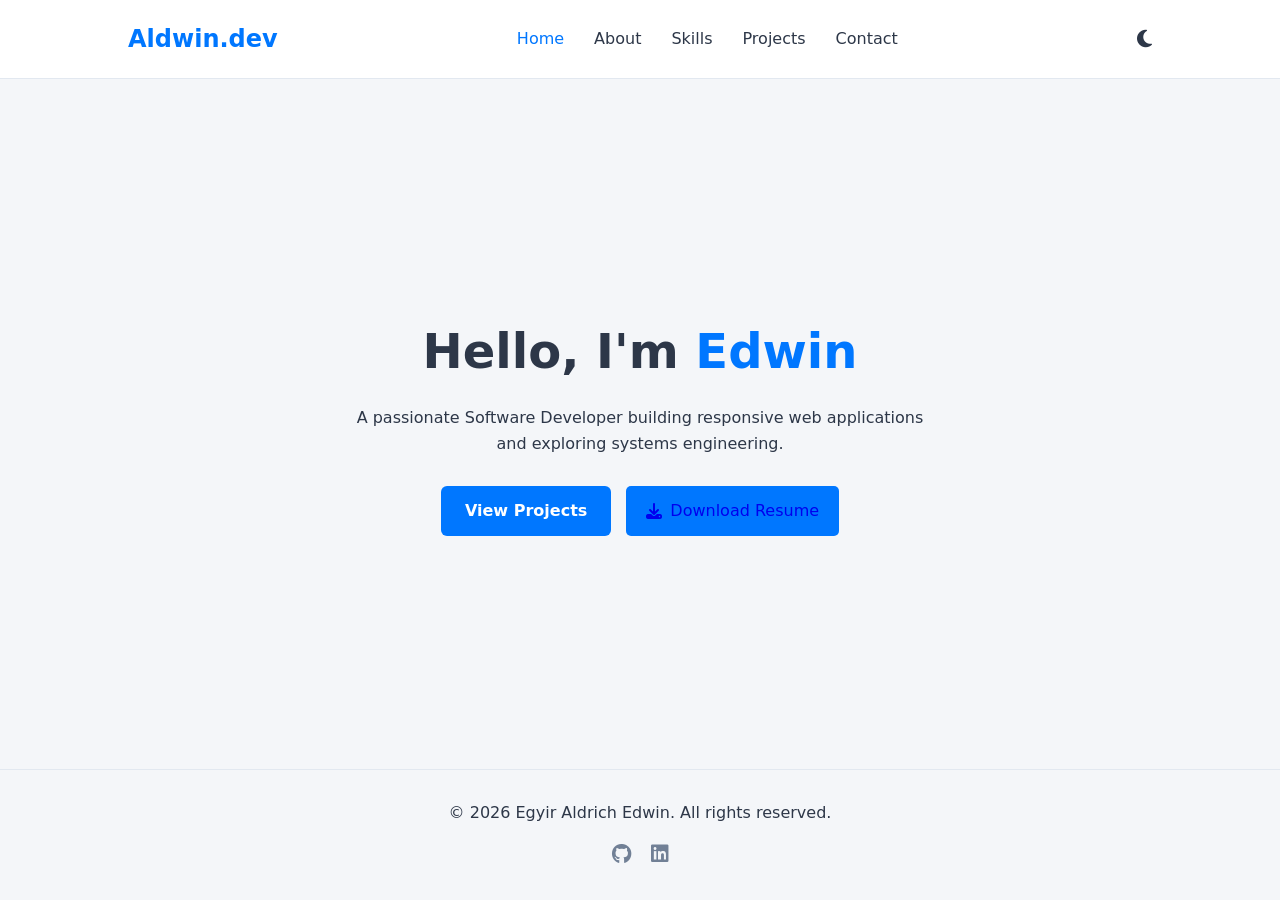
<file: index.html>
<!DOCTYPE html>
<html lang="en">
<head>
    <meta charset="UTF-8">
    <meta name="viewport" content="width=device-width, initial-scale=1.0">
    <title>Home | Egyir Aldrich Edwin</title>
    <!-- FontAwesome for clean icons -->
    <link rel="stylesheet" href="https://cdnjs.cloudflare.com/ajax/libs/font-awesome/6.4.0/css/all.min.css">
    
    <!-- CSS Stylesheets -->
    <link rel="stylesheet" href="global.css">
    <link rel="stylesheet" href="home.css">
</head>
<body>

    <!-- Shared Navigation across all pages -->
    <header class="navbar">
        <div class="logo">Aldwin.dev</div>
        <nav>
            <ul class="nav-links">
                <li><a href="index.html" class="active">Home</a></li>
                <li><a href="about.html">About</a></li>
                <li><a href="skills.html">Skills</a></li>
                <li><a href="projects.html">Projects</a></li>
                <li><a href="contact.html">Contact</a></li>
            </ul>
        </nav>
        <button id="theme-toggle" class="toggle-btn"><i class="fas fa-moon"></i></button>
    </header>

    <!-- Home Specific Content -->
    <main class="hero-container">
        <div class="hero-content">
            <h1>Hello, I'm <span class="highlight">Edwin</span></h1>
            <p>A passionate Software Developer building responsive web applications and exploring systems engineering.</p>
            <div class="hero-btns">
                <a href="projects.html" class="btn primary-btn">View Projects</a>
                <a href="Eddy_Rich_Resume.pdf" download="Egyir_Aldrich_Edwin_Resume.pdf" class="download-btn">
                    <i class="fas fa-download"></i> Download Resume</a>
            </div>
        </div>
    </main>

    <!-- Shared Footer -->
    <footer>
        <p>&copy; 2026 Egyir Aldrich Edwin. All rights reserved.</p>
        <div class="social-icons">
            <a href="#"><i class="fab fa-github"></i></a>
            <a href="#"><i class="fab fa-linkedin"></i></a>
        </div>
    </footer>

    <script src="script.js"></script>
</body>
</html>
</file>
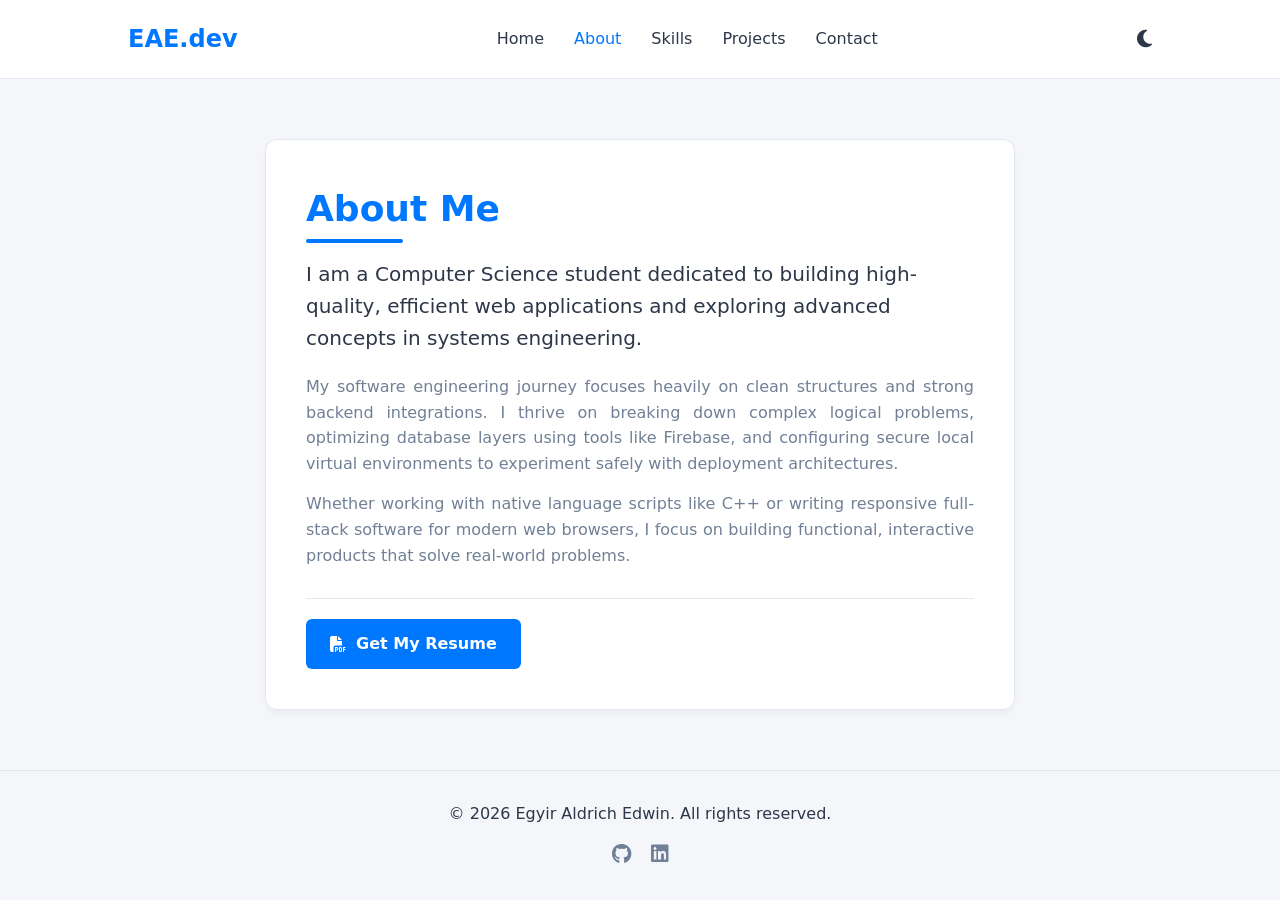
<file: About.html>
<!DOCTYPE html>
<html lang="en">
<head>
    <meta charset="UTF-8">
    <meta name="viewport" content="width=device-width, initial-scale=1.0">
    <title>About Me | Egyir Aldrich Edwin</title>
    <!-- FontAwesome for clean layout icons -->
    <link rel="stylesheet" href="https://cdnjs.cloudflare.com/ajax/libs/font-awesome/6.4.0/css/all.min.css">
    
    <!-- CSS Stylesheets -->
    <link rel="stylesheet" href="global.css">
    <link rel="stylesheet" href="About.css"> <!-- Dedicated CSS file -->
</head>
<body>

    <!-- Shared Navigation -->
    <header class="navbar">
        <div class="logo">EAE.dev</div>
        <nav>
            <ul class="nav-links">
                <li><a href="index.html">Home</a></li>
                <li><a href="about.html" class="active">About</a></li>
                <li><a href="skills.html">Skills</a></li>
                <li><a href="projects.html">Projects</a></li>
                <li><a href="contact.html">Contact</a></li>
            </ul>
        </nav>
        <button id="theme-toggle" class="toggle-btn"><i class="fas fa-moon"></i></button>
    </header>

    <!-- About Section Content -->
    <main class="about-container">
        <div class="about-card">
            <h2>About Me</h2>
            <p class="intro-text">
                I am a Computer Science student dedicated to building high-quality, efficient web applications and exploring advanced concepts in systems engineering.
            </p>
            
            <div class="bio-content">
                <p>
                    My software engineering journey focuses heavily on clean structures and strong backend integrations. I thrive on breaking down complex logical problems, optimizing database layers using tools like Firebase, and configuring secure local virtual environments to experiment safely with deployment architectures.
                </p>
                <p>
                    Whether working with native language scripts like C++ or writing responsive full-stack software for modern web browsers, I focus on building functional, interactive products that solve real-world problems.
                </p>
            </div>

            <div class="about-cta">
                <a href="resume.pdf" download class="btn download-btn">
                    <i class="fas fa-file-pdf"></i> Get My Resume
                </a>
            </div>
        </div>
    </main>

    <!-- Shared Footer -->
    <footer>
        <p>&copy; 2026 Egyir Aldrich Edwin. All rights reserved.</p>
        <div class="social-icons">
            <a href="#"><i class="fab fa-github"></i></a>
            <a href="#"><i class="fab fa-linkedin"></i></a>
        </div>
    </footer>

    <script src="script.js"></script>
</body>
</html>
</file>
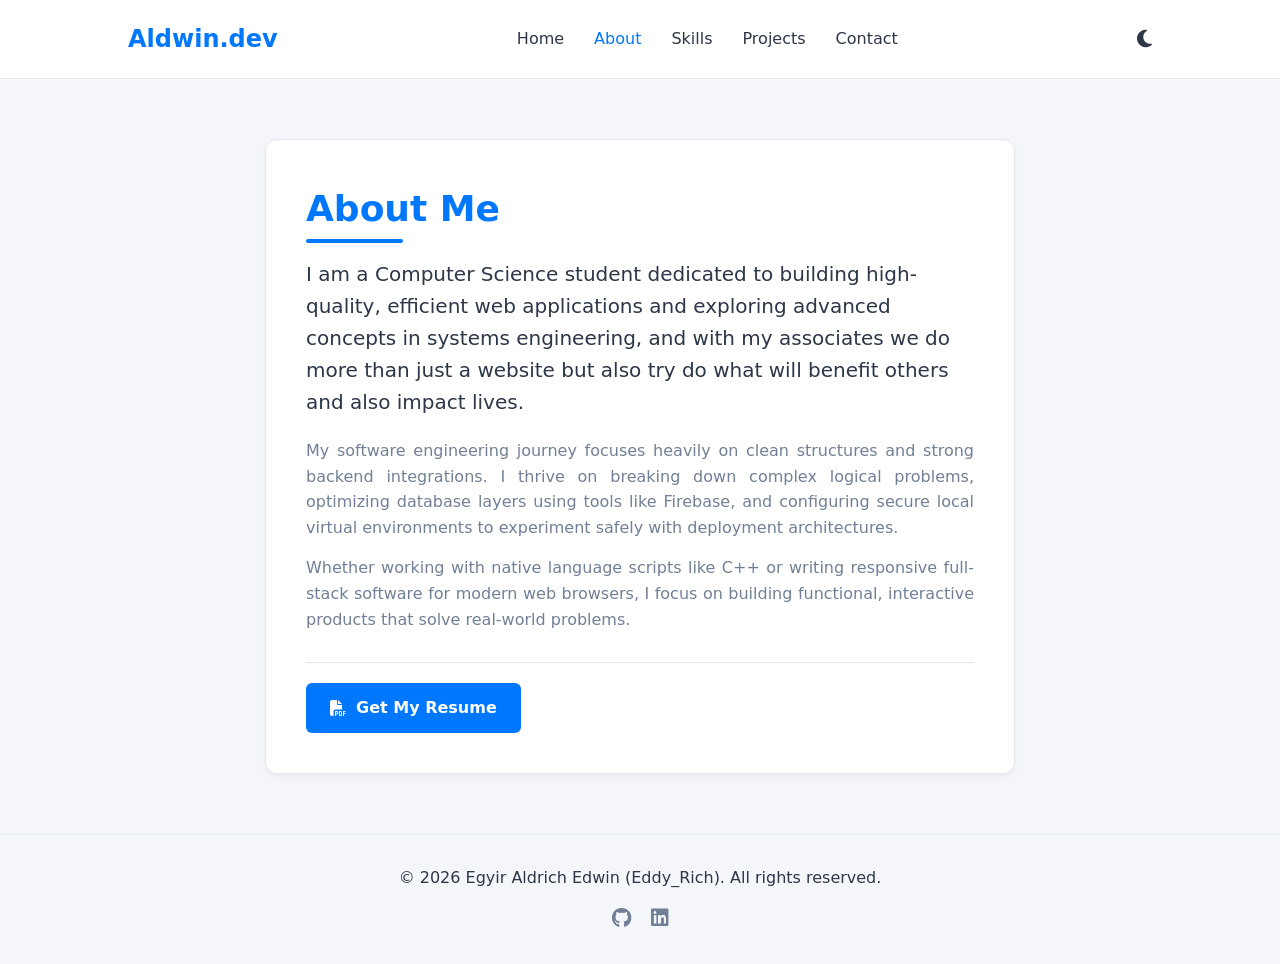
<file: about.html>
<!DOCTYPE html>
<html lang="en">
<head>
    <meta charset="UTF-8">
    <meta name="viewport" content="width=device-width, initial-scale=1.0">
    <title>About Me | Egyir Aldrich Edwin</title>
    <link rel="stylesheet" href="https://cdnjs.cloudflare.com/ajax/libs/font-awesome/6.4.0/css/all.min.css">
    
    <!-- CSS Stylesheets -->
    <link rel="stylesheet" href="global.css">
    <link rel="stylesheet" href="about.css"> 
</head>
<body>

    <!-- Shared Navigation -->
    <header class="navbar">
        <div class="logo">Aldwin.dev</div>
        <nav>
            <ul class="nav-links">
                <li><a href="index.html">Home</a></li>
                <li><a href="about.html" class="active">About</a></li>
                <li><a href="skills.html">Skills</a></li>
                <li><a href="projects.html">Projects</a></li>
                <li><a href="contact.html">Contact</a></li>
            </ul>
        </nav>
        <button id="theme-toggle" class="toggle-btn"><i class="fas fa-moon"></i></button>
    </header>

    <!-- About Section Content -->
    <main class="about-container">
        <div class="about-card">
            <h2>About Me</h2>
            <p class="intro-text">
                I am a Computer Science student dedicated to building high-quality, efficient web applications and exploring advanced concepts in systems engineering, and with my associates we do more than just a website but also try do what will benefit others and also impact lives.
            </p>
            
            <div class="bio-content">
                <p>
                    My software engineering journey focuses heavily on clean structures and strong backend integrations. I thrive on breaking down complex logical problems, optimizing database layers using tools like Firebase, and configuring secure local virtual environments to experiment safely with deployment architectures.
                </p>
                <p>
                    Whether working with native language scripts like C++ or writing responsive full-stack software for modern web browsers, I focus on building functional, interactive products that solve real-world problems.
                </p>
            </div>

            <div class="about-cta">
                <a href="resume.pdf" download class="btn download-btn">
                    <i class="fas fa-file-pdf"></i> Get My Resume
                </a>
            </div>
        </div>
    </main>

    <!-- Shared Footer -->
    <footer>
        <p>&copy; 2026 Egyir Aldrich Edwin (Eddy_Rich). All rights reserved.</p>
        <div class="social-icons">
            <a href="#"><i class="fab fa-github"></i></a>
            <a href="#"><i class="fab fa-linkedin"></i></a>
        </div>
    </footer>

    <script src="script.js"></script>
</body>
</html>
</file>
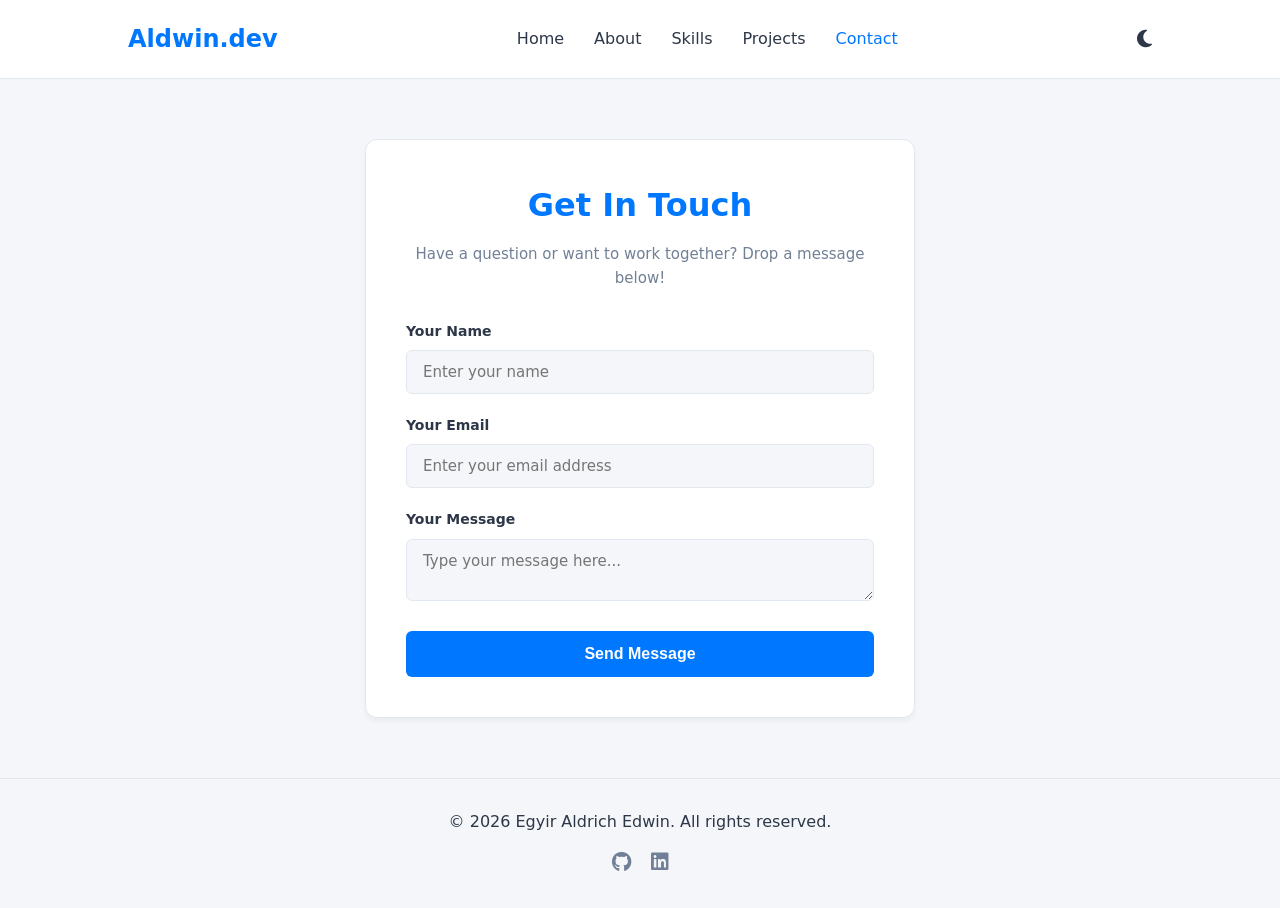
<file: contact.html>
<!DOCTYPE html>
<html lang="en">
<head>
    <meta charset="UTF-8">
    <meta name="viewport" content="width=device-width, initial-scale=1.0">
    <title>Contact Me | Egyir Aldrich Edwin</title>
    <!-- FontAwesome for layout icons -->
    <link rel="stylesheet" href="https://cdnjs.cloudflare.com/ajax/libs/font-awesome/6.4.0/css/all.min.css">
    
    <!-- CSS Stylesheets -->
    <link rel="stylesheet" href="global.css">
    <link rel="stylesheet" href="contact.css"> <!-- Dedicated CSS file -->
</head>
<body>

    <!-- Shared Navigation -->
    <header class="navbar">
        <div class="logo">Aldwin.dev</div>
        <nav>
            <ul class="nav-links">
                <li><a href="index.html">Home</a></li>
                <li><a href="about.html">About</a></li>
                <li><a href="skills.html">Skills</a></li>
                <li><a href="projects.html">Projects</a></li>
                <li><a href="contact.html" class="active">Contact</a></li>
            </ul>
        </nav>
        <button id="theme-toggle" class="toggle-btn"><i class="fas fa-moon"></i></button>
    </header>

    <!-- Contact Form Content -->
    <main class="contact-container">
        <div class="contact-box">
            <h2>Get In Touch</h2>
            <p class="subtitle">Have a question or want to work together? Drop a message below!</p>
            
            <form id="contact-form" class="custom-form" action="https://formspree.io/f/mbdnowre" method="POST">
                <div class="form-group">
                    <label for="name">Your Name</label>
                    <input type="text" id="name"  name="name" placeholder="Enter your name" required>
                </div>
                
                <div class="form-group">
                    <label for="email">Your Email</label>
                    <input type="email" id="email" name="_replyto" placeholder="Enter your email address" required>
                </div>
                
                <div class="form-group">
                    <label for="message">Your Message</label>
                    <textarea id="message" name="message" placeholder="Type your message here..."  required></textarea>
                </div>
                
                <button type="submit" class="submit-btn">Send Message</button>
            </form>
        </div>
    </main>

    <!-- Shared Footer -->
    <footer>
        <p>&copy; 2026 Egyir Aldrich Edwin. All rights reserved.</p>
        <div class="social-icons">
            <a href="#"><i class="fab fa-github"></i></a>
            <a href="#"><i class="fab fa-linkedin"></i></a>
        </div>
    </footer>

    <script src="script.js"></script>
</body>
</html>
</file>
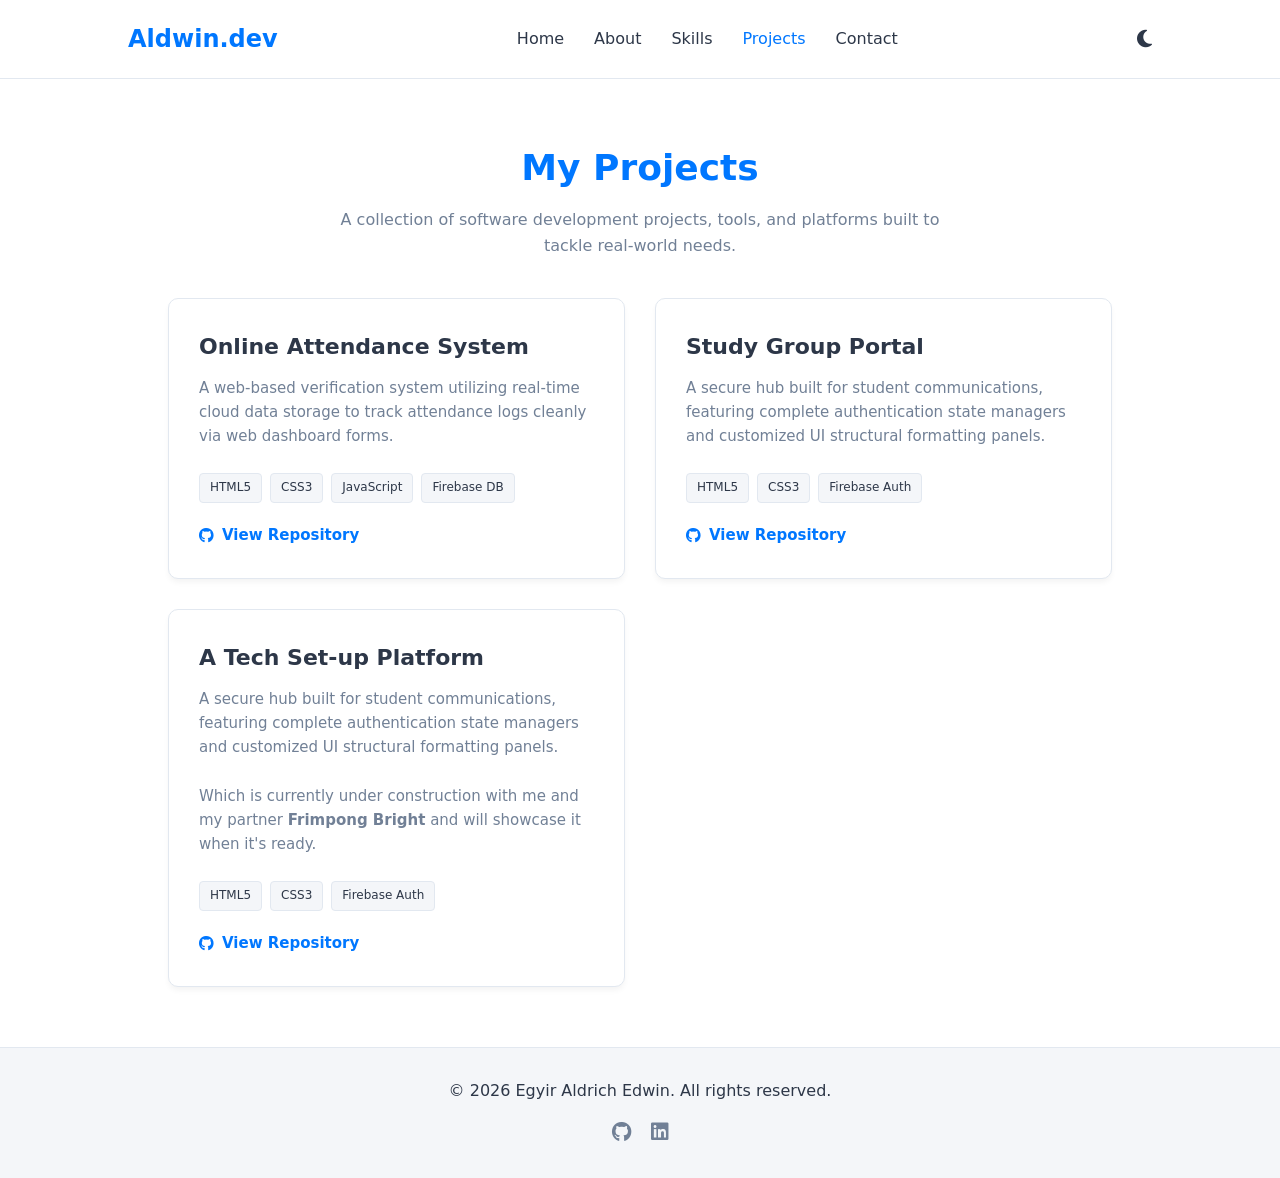
<file: projects.html>
<!DOCTYPE html>
<html lang="en">
<head>
    <meta charset="UTF-8">
    <meta name="viewport" content="width=device-width, initial-scale=1.0">
    <title>Projects | Egyir Aldrich Edwin</title>
    <!-- FontAwesome for deployment icons -->
    <link rel="stylesheet" href="https://cdnjs.cloudflare.com/ajax/libs/font-awesome/6.4.0/css/all.min.css">
    
    <!-- CSS Stylesheets -->
    <link rel="stylesheet" href="global.css">
    <link rel="stylesheet" href="projects.css"> <!-- Dedicated CSS file -->
</head>
<body>

    <!-- Shared Navigation -->
    <header class="navbar">
        <div class="logo">Aldwin.dev</div>
        <nav>
            <ul class="nav-links">
                <li><a href="index.html">Home</a></li>
                <li><a href="about.html">About</a></li>
                <li><a href="skills.html">Skills</a></li>
                <li><a href="projects.html" class="active">Projects</a></li>
                <li><a href="contact.html">Contact</a></li>
            </ul>
        </nav>
        <button id="theme-toggle" class="toggle-btn"><i class="fas fa-moon"></i></button>
    </header>

    <!-- Projects Portfolio Content -->
    <main class="projects-container">
        <div class="projects-header">
            <h2>My Projects</h2>
            <p>A collection of software development projects, tools, and platforms built to tackle real-world needs.</p>
        </div>

        <div class="projects-grid">
            <!-- Project 1 -->
            <div class="project-card">
                <div class="project-info">
                    <h3>Online Attendance System</h3>
                    <p>A web-based verification system utilizing real-time cloud data storage to track attendance logs cleanly via web dashboard forms.</p>
                </div>
                <div class="project-meta">
                    <div class="tags">
                        <span>HTML5</span>
                        <span>CSS3</span>
                        <span>JavaScript</span>
                        <span>Firebase DB</span>
                    </div>
                    <a href="#" class="project-link"><i class="fab fa-github"></i> View Repository</a>
                </div>
            </div>

            <!-- Project 2 -->
            <div class="project-card">
                <div class="project-info">
                    <h3>Study Group Portal</h3>
                    <p>A secure hub built for student communications, featuring complete authentication state managers and customized UI structural formatting panels.</p>
                </div>
                <div class="project-meta">
                    <div class="tags">
                        <span>HTML5</span>
                        <span>CSS3</span>
                        <span>Firebase Auth</span>
                    </div>
                    <a href="#" class="project-link"><i class="fab fa-github"></i> View Repository</a>
                </div>
            </div>
            <!--Project 3-->
            <div class="project-card">
                <div class="project-info">
                    <h3>A Tech Set-up Platform</h3>
                    <p>A secure hub built for student communications, featuring complete authentication state managers and customized UI structural formatting panels.</p>
                    <p>Which is currently under construction with me and my partner <strong>Frimpong Bright</strong> and will showcase it when it's ready.</p>
                </div>
                <div class="project-meta">
                    <div class="tags">
                        <span>HTML5</span>
                        <span>CSS3</span>
                        <span>Firebase Auth</span>
                    </div>
                    <a href="#" class="project-link"><i class="fab fa-github"></i> View Repository</a>
                </div>
            </div>
        </div>
    </main>

    <!-- Shared Footer -->
    <footer>
        <p>&copy; 2026 Egyir Aldrich Edwin. All rights reserved.</p>
        <div class="social-icons">
            <a href="#"><i class="fab fa-github"></i></a>
            <a href="#"><i class="fab fa-linkedin"></i></a>
        </div>
    </footer>

    <script src="script.js"></script>
</body>
</html>
</file>
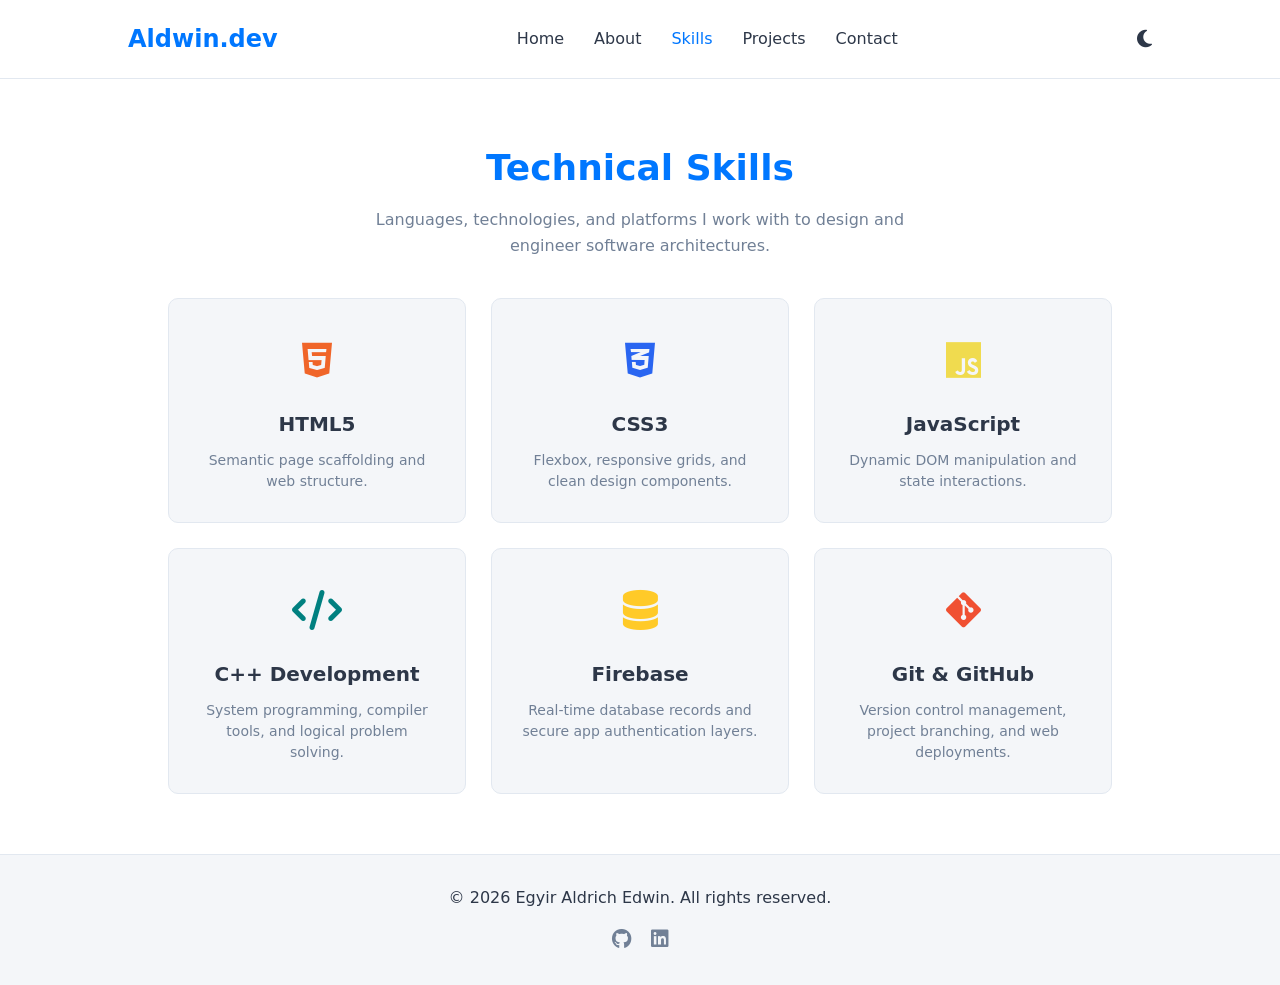
<file: skills.html>
<!DOCTYPE html>
<html lang="en">
<head>
    <meta charset="UTF-8">
    <meta name="viewport" content="width=device-width, initial-scale=1.0">
    <title>Skills | Egyir Aldrich Edwin</title>
    <!-- FontAwesome for technical icons -->
    <link rel="stylesheet" href="https://cdnjs.cloudflare.com/ajax/libs/font-awesome/6.4.0/css/all.min.css">
    
    <!-- CSS Stylesheets -->
    <link rel="stylesheet" href="global.css">
    <link rel="stylesheet" href="skills.css"> <!-- Dedicated CSS file -->
</head>
<body>

    <!-- Shared Navigation -->
    <header class="navbar">
        <div class="logo">Aldwin.dev</div>
        <nav>
            <ul class="nav-links">
                <li><a href="index.html">Home</a></li>
                <li><a href="about.html">About</a></li>
                <li><a href="skills.html" class="active">Skills</a></li>
                <li><a href="projects.html">Projects</a></li>
                <li><a href="contact.html">Contact</a></li>
            </ul>
        </nav>
        <button id="theme-toggle" class="toggle-btn"><i class="fas fa-moon"></i></button>
    </header>

    <!-- Technical Skills Content -->
    <main class="skills-container">
        <div class="skills-header">
            <h2>Technical Skills</h2>
            <p>Languages, technologies, and platforms I work with to design and engineer software architectures.</p>
        </div>

        <div class="skills-grid">
            <!-- Front-End Stack -->
            <div class="skill-card">
                <div class="skill-icon text-orange"><i class="fab fa-html5"></i></div>
                <h3>HTML5</h3>
                <p>Semantic page scaffolding and web structure.</p>
            </div>

            <div class="skill-card">
                <div class="skill-icon text-blue"><i class="fab fa-css3-alt"></i></div>
                <h3>CSS3</h3>
                <p>Flexbox, responsive grids, and clean design components.</p>
            </div>

            <div class="skill-card">
                <div class="skill-icon text-yellow"><i class="fab fa-js"></i></div>
                <h3>JavaScript</h3>
                <p>Dynamic DOM manipulation and state interactions.</p>
            </div>

            <!-- Languages & Infrastructure -->
            <div class="skill-card">
                <div class="skill-icon text-teal"><i class="fas fa-code"></i></div>
                <h3>C++ Development</h3>
                <p>System programming, compiler tools, and logical problem solving.</p>
            </div>

            <div class="skill-card">
                <div class="skill-icon text-amber"><i class="fas fa-database"></i></div>
                <h3>Firebase</h3>
                <p>Real-time database records and secure app authentication layers.</p>
            </div>

            <div class="skill-card">
                <div class="skill-icon text-red"><i class="fab fa-git-alt"></i></div>
                <h3>Git & GitHub</h3>
                <p>Version control management, project branching, and web deployments.</p>
            </div>
        </div>
    </main>

    <!-- Shared Footer -->
    <footer>
        <p>&copy; 2026 Egyir Aldrich Edwin. All rights reserved.</p>
        <div class="social-icons">
            <a href="#"><i class="fab fa-github"></i></a>
            <a href="#"><i class="fab fa-linkedin"></i></a>
        </div>
    </footer>

    <script src="script.js"></script>
</body>
</html>
</file>
<file: global.css>
/* --- CSS Design Tokens & Themes --- */
:root {
    --bg-primary: #ffffff;
    --bg-secondary: #f4f6f9;
    --text-main: #2d3748;
    --text-muted: #718096;
    --accent: #0077ff;
    --accent-hover: #0055cc;
    --border-color: #e2e8f0;
}

[data-theme="dark"] {
    --bg-primary: #121212;
    --bg-secondary: #1a1a1a;
    --text-main: #f7fafc;
    --text-muted: #a0aec0;
    --accent: #3b82f6;
    --accent-hover: #60a5fa;
    --border-color: #2d3748;
}

/* --- Core Reset --- */
* {
    margin: 0;
    padding: 0;
    box-sizing: border-box;
}

body {
    font-family: system-ui, -apple-system, sans-serif;
    background-color: var(--bg-primary);
    color: var(--text-main);
    line-height: 1.6;
    display: flex;
    flex-direction: column;
    min-height: 100vh;
    transition: background-color 0.3s, color 0.3s;
}

/* --- Navigation Layout --- */
.navbar {
    display: flex;
    justify-content: space-between;
    align-items: center;
    padding: 20px 10%;
    background-color: var(--bg-primary);
    border-bottom: 1px solid var(--border-color);
    position: sticky;
    top: 0;
    z-index: 100;
}

.logo {
    font-size: 24px;
    font-weight: 700;
    color: var(--accent);
}

.nav-links {
    display: flex;
    list-style: none;
    gap: 30px;
}

.nav-links a {
    text-decoration: none;
    color: var(--text-main);
    font-weight: 500;
    transition: color 0.2s;
}

.nav-links a:hover, .nav-links a.active {
    color: var(--accent);
}

.toggle-btn {
    background: none;
    border: none;
    color: var(--text-main);
    font-size: 20px;
    cursor: pointer;
}

/* --- Sticky Footer --- */
footer {
    text-align: center;
    padding: 30px;
    background-color: var(--bg-secondary);
    border-top: 1px solid var(--border-color);
    margin-top: auto;
}

.social-icons {
    margin-top: 12px;
    font-size: 20px;
    display: flex;
    justify-content: center;
    gap: 20px;
}

.social-icons a {
    color: var(--text-muted);
    transition: color 0.2s;
}

.social-icons a:hover {
    color: var(--accent);
}

@media (max-width: 768px) {
    .navbar { 
        flex-wrap: wrap;
        padding: 15px 5%;
    
    .logo {
      order: 1;
    }
    .toggle-btn {
        order: 2;
    }
    }
    .nav-links{
        order: 3;
        width: 100%;
        justify-content: center;
        padding-top: 15px;
        border-top: 1px dashed var(--border--color);
        margin-top: 10px;
        gap: 15px;
    }
}
</file>
<file: home.css>
.hero-container {
    flex: 1;
    display: flex;
    align-items: center;
    justify-content: center;
    background-color: var(--bg-secondary);
    padding: 40px 10%;
}

.hero-content {
    text-align: center;
    max-width: 600px;
}

.hero-content h1 {
    font-size: 48px;
    margin-bottom: 15px;
}

.highlight {
    color: var(--accent);
}

.hero-btns {
    margin-top: 30px;
    display: flex;
    gap: 15px;
    justify-content: center;
}

/* --- Buttons --- */
.btn {
    display: inline-block;
    padding: 12px 24px;
    border-radius: 6px;
    text-decoration: none;
    font-weight: 600;
    cursor: pointer;
    transition: background 0.2s, transform 0.1s;
}

.primary-btn {
    background-color: var(--accent);
    color: white;
}

.primary-btn:hover {
    background-color: var(--accent-hover);
}

.download-btn {
    display: inline-flex;
    align-items: center;
    gap: 8px;
    padding: 10px 20px;
    background-color: var(--accent);
    color: color #ffffff;
    text-decoration: none;
    border-radius: 5px;
    font-weight: 500;
    transition: background-color 0.2s;
}

.download-btn:hover {
    background-color: var(--accent-hover);
    color: #ffffff;
}

@media (max-width: 768px) {
    .hero-content h1 { font-size: 36px; }
    .hero-btns { flex-direction: column; }
}
</file>
<file: About.css>
/* --- About Layout Container --- */
.about-container {
    flex: 1;
    display: flex;
    align-items: center;
    justify-content: center;
    background-color: var(--bg-secondary);
    padding: 60px 10%;
}

/* --- Content Card Profile --- */
.about-card {
    background-color: var(--bg-primary);
    border: 1px solid var(--border-color);
    padding: 40px;
    border-radius: 12px;
    max-width: 750px;
    width: 100%;
    box-shadow: 0 4px 6px -1px rgba(0, 0, 0, 0.05);
    transition: background-color 0.3s, border-color 0.3s;
}

.about-card h2 {
    font-size: 36px;
    color: var(--accent);
    margin-bottom: 20px;
    position: relative;
    display: inline-block;
}

/* Sub-border under the section header */
.about-card h2::after {
    content: '';
    position: absolute;
    bottom: -5px;
    left: 0;
    width: 50%;
    height: 4px;
    background-color: var(--accent);
    border-radius: 2px;
}

.intro-text {
    font-size: 20px;
    font-weight: 500;
    line-height: 1.6;
    margin-bottom: 20px;
    color: var(--text-main);
}

.bio-content p {
    font-size: 16px;
    color: var(--text-muted);
    margin-bottom: 15px;
    text-align: justify;
}

/* --- Action Link Styles --- */
.about-cta {
    margin-top: 30px;
    border-top: 1px solid var(--border-color);
    padding-top: 20px;
}

.download-btn {
    display: inline-flex;
    align-items: center;
    gap: 10px;
    padding: 12px 24px;
    background-color: var(--accent);
    color: #ffffff;
    text-decoration: none;
    font-weight: 600;
    border-radius: 6px;
    transition: background-color 0.2s;
}

.download-btn:hover {
    background-color: var(--accent-hover);
}

/* --- Breakpoints for Tablet/Mobile --- */
@media (max-width: 768px) {
    .about-container {
        padding: 40px 5%;
    }
    .about-card {
        padding: 25px;
    }
    .about-card h2 {
        font-size: 28px;
    }
    .intro-text {
        font-size: 18px;
    }
}
</file>
<file: about.css>
/* --- About Layout Container --- */
.about-container {
    flex: 1;
    display: flex;
    align-items: center;
    justify-content: center;
    background-color: var(--bg-secondary);
    padding: 60px 10%;
}

/* --- Content Card Profile --- */
.about-card {
    background-color: var(--bg-primary);
    border: 1px solid var(--border-color);
    padding: 40px;
    border-radius: 12px;
    max-width: 750px;
    width: 100%;
    box-shadow: 0 4px 6px -1px rgba(0, 0, 0, 0.05);
    transition: background-color 0.3s, border-color 0.3s;
}

.about-card h2 {
    font-size: 36px;
    color: var(--accent);
    margin-bottom: 20px;
    position: relative;
    display: inline-block;
}

/* Sub-border under the section header */
.about-card h2::after {
    content: '';
    position: absolute;
    bottom: -5px;
    left: 0;
    width: 50%;
    height: 4px;
    background-color: var(--accent);
    border-radius: 2px;
}

.intro-text {
    font-size: 20px;
    font-weight: 500;
    line-height: 1.6;
    margin-bottom: 20px;
    color: var(--text-main);
}

.bio-content p {
    font-size: 16px;
    color: var(--text-muted);
    margin-bottom: 15px;
    text-align: justify;
}

/* --- Action Link Styles --- */
.about-cta {
    margin-top: 30px;
    border-top: 1px solid var(--border-color);
    padding-top: 20px;
}

.download-btn {
    display: inline-flex;
    align-items: center;
    gap: 10px;
    padding: 12px 24px;
    background-color: var(--accent);
    color: #ffffff;
    text-decoration: none;
    font-weight: 600;
    border-radius: 6px;
    transition: background-color 0.2s;
}

.download-btn:hover {
    background-color: var(--accent-hover);
}

/* --- Breakpoints for Tablet/Mobile --- */
@media (max-width: 768px) {
    .about-container {
        padding: 40px 5%;
    }
    .about-card {
        padding: 25px;
    }
    .about-card h2 {
        font-size: 28px;
    }
    .intro-text {
        font-size: 18px;
    }
}
</file>
<file: contact.css>
/* --- Contact Layout Wrapper --- */
.contact-container {
    flex: 1;
    display: flex;
    align-items: center;
    justify-content: center;
    background-color: var(--bg-secondary);
    padding: 60px 10%;
}

/* --- Card Background Structure --- */
.contact-box {
    background-color: var(--bg-primary);
    border: 1px solid var(--border-color);
    padding: 40px;
    border-radius: 12px;
    max-width: 550px;
    width: 100%;
    box-shadow: 0 4px 6px -1px rgba(0, 0, 0, 0.05);
    transition: background-color 0.3s, border-color 0.3s;
}

.contact-box h2 {
    font-size: 32px;
    color: var(--accent);
    margin-bottom: 10px;
    text-align: center;
}

.subtitle {
    text-align: center;
    color: var(--text-muted);
    font-size: 15px;
    margin-bottom: 30px;
}

/* --- Form Flow Controls --- */
.custom-form {
    display: flex;
    flex-direction: column;
    gap: 20px;
}

.form-group {
    display: flex;
    flex-direction: column;
    gap: 8px;
}

.form-group label {
    font-size: 14px;
    font-weight: 600;
    color: var(--text-main);
}

.custom-form input, .custom-form textarea {
    padding: 12px 16px;
    border-radius: 6px;
    border: 1px solid var(--border-color);
    background-color: var(--bg-secondary);
    color: var(--text-main);
    font-family: inherit;
    font-size: 15px;
    outline: none;
    transition: border-color 0.2s, box-shadow 0.2s;
}

/* Smooth Focus Rings */
.custom-form input:focus, .custom-form textarea:focus {
    border-color: var(--accent);
    box-shadow: 0 0 0 3px rgba(59, 130, 246, 0.15);
}

/* --- Action Button --- */
.submit-btn {
    padding: 14px;
    background-color: var(--accent);
    color: white;
    font-size: 16px;
    font-weight: 600;
    border: none;
    border-radius: 6px;
    cursor: pointer;
    transition: background-color 0.2s;
    margin-top: 10px;
}

.submit-btn:hover {
    background-color: var(--accent-hover);
}

/* --- Mobile View Settings --- */
@media (max-width: 768px) {
    .contact-container {
        padding: 40px 5%;
    }
    .contact-box {
        padding: 25px;
    }
    .contact-box h2 {
        font-size: 26px;
    }
}
</file>
<file: projects.css>
/* --- Projects Main Layout --- */
.projects-container {
    flex: 1;
    max-width: 1200px;
    width: 100%;
    margin: 0 auto;
    padding: 60px 10%;
}

.projects-header {
    text-align: center;
    margin-bottom: 40px;
}

.projects-header h2 {
    font-size: 36px;
    color: var(--accent);
    margin-bottom: 10px;
}

.projects-header p {
    color: var(--text-muted);
    font-size: 16px;
    max-width: 600px;
    margin: 0 auto;
}

/* --- Projects Dynamic Grid --- */
.projects-grid {
    display: grid;
    grid-template-columns: repeat(auto-fit, minmax(320px, 1fr));
    gap: 30px;
}

/* --- Multi-Flex Project Card Layout --- */
.project-card {
    background-color: var(--bg-primary);
    border: 1px solid var(--border-color);
    border-radius: 10px;
    padding: 30px;
    display: flex;
    flex-direction: column;
    justify-content: space-between; /* Pushes meta content down */
    box-shadow: 0 4px 6px -1px rgba(0, 0, 0, 0.05);
    transition: transform 0.2s, border-color 0.3s, background-color 0.3s;
}

.project-card:hover {
    transform: translateY(-5px);
    border-color: var(--accent);
}

.project-info h3 {
    font-size: 22px;
    color: var(--text-main);
    margin-bottom: 12px;
}

.project-info p {
    font-size: 15px;
    color: var(--text-muted);
    line-height: 1.6;
    margin-bottom: 25px;
}

/* --- Metadata Chips & Actions --- */
.project-meta {
    margin-top: auto;
}

.tags {
    display: flex;
    gap: 8px;
    flex-wrap: wrap;
    margin-bottom: 20px;
}

.tags span {
    background-color: var(--bg-secondary);
    color: var(--text-main);
    font-size: 12px;
    font-weight: 500;
    padding: 4px 10px;
    border-radius: 4px;
    border: 1px solid var(--border-color);
}

.project-link {
    display: inline-flex;
    align-items: center;
    gap: 8px;
    text-decoration: none;
    color: var(--accent);
    font-weight: 600;
    font-size: 15px;
    transition: color 0.2s;
}

.project-link:hover {
    color: var(--accent-hover);
}

/* --- Responsive Adjustments --- */
@media (max-width: 768px) {
    .projects-container {
        padding: 40px 5%;
    }
    .projects-header h2 {
        font-size: 28px;
    }
    .projects-grid {
        grid-template-columns: 1fr; /* Stack into single column on mobile */
    }
}
</file>
<file: skills.css>
/* --- Skills Main Container --- */
.skills-container {
    flex: 1;
    max-width: 1200px;
    width: 100%;
    margin: 0 auto;
    padding: 60px 10%;
}

.skills-header {
    text-align: center;
    margin-bottom: 40px;
}

.skills-header h2 {
    font-size: 36px;
    color: var(--accent);
    margin-bottom: 10px;
}

.skills-header p {
    color: var(--text-muted);
    font-size: 16px;
    max-width: 600px;
    margin: 0 auto;
}

/* --- Dynamic Adaptive CSS Grid --- */
.skills-grid {
    display: grid;
    grid-template-columns: repeat(auto-fit, minmax(260px, 1fr));
    gap: 25px;
}

/* --- Interactive Cards --- */
.skill-card {
    background-color: var(--bg-secondary);
    border: 1px solid var(--border-color);
    padding: 30px;
    border-radius: 10px;
    text-align: center;
    transition: transform 0.2s ease, background-color 0.3s;
}

.skill-card:hover {
    transform: translateY(-5px);
    border-color: var(--accent);
}

.skill-icon {
    font-size: 40px;
    margin-bottom: 15px;
}

.skill-card h3 {
    font-size: 20px;
    margin-bottom: 10px;
    color: var(--text-main);
}

.skill-card p {
    font-size: 14px;
    color: var(--text-muted);
    line-height: 1.5;
}

/* --- Brand Icon Theme Overrides --- */
.text-orange { color: #f06529; }
.text-blue   { color: #2965f1; }
.text-yellow { color: #f0db4f; }
.text-teal   { color: #008080; }
.text-amber  { color: #ffca28; }
.text-red    { color: #f05032; }

/* --- Mobile Fine-Tuning --- */
@media (max-width: 768px) {
    .skills-container {
        padding: 40px 5%;
    }
    .skills-header h2 {
        font-size: 28px;
    }
}
</file>
